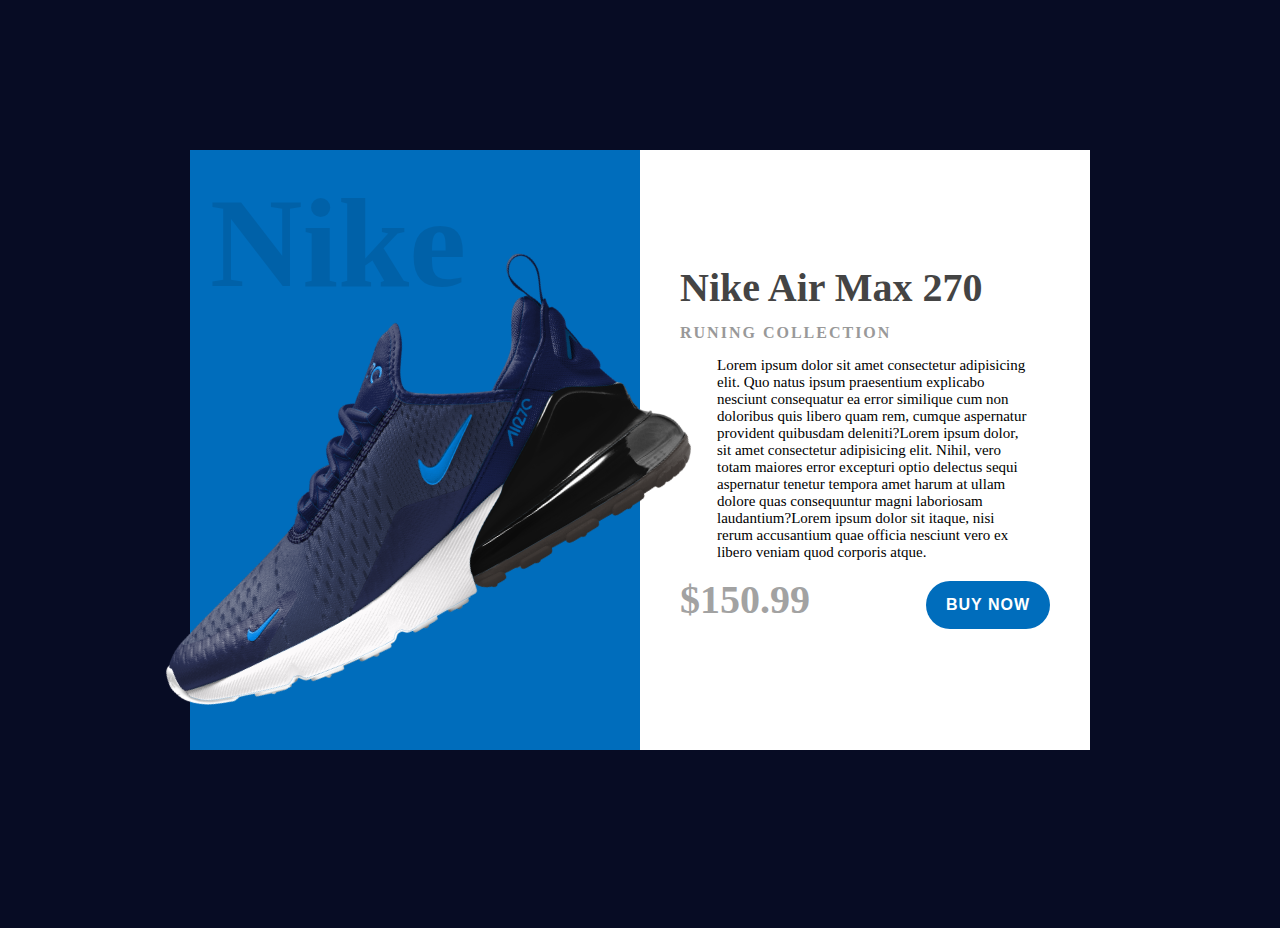
<file: 2、自适应卡片UI设计/html/index.html>
<!DOCTYPE html>
<html lang="en">
<head>
    <meta charset="UTF-8">
    <meta name="viewport" content="width=device-width, initial-scale=1.0">
    <meta http-equiv="X-UA-Compatible" content="ie=edge">
    <title>自适应卡片UI设计</title>
    <link rel="stylesheet" href="./../css/index.css">
</head>
<body>
    <div class="container">
        <div class="imgBox">
            <img src="./../images/shoe.png" alt="球鞋">
        </div>
        <div class="details">
            <div class="content">
                <h2>Nike Air Max 270</h2>
                <span>RUNING COLLECTION</span>
                <p>Lorem ipsum dolor sit amet consectetur adipisicing elit. Quo natus ipsum praesentium explicabo
				    nesciunt consequatur ea error similique cum non doloribus quis libero quam rem, cumque
					aspernatur provident quibusdam deleniti?Lorem ipsum dolor, sit amet consectetur adipisicing
					elit. Nihil, vero totam maiores error excepturi optio delectus sequi aspernatur tenetur tempora
					amet harum at ullam dolore quas consequuntur magni laboriosam laudantium?Lorem ipsum dolor sit
					itaque, nisi rerum accusantium quae officia nesciunt vero ex libero veniam quod corporis atque.</p>
                <h3>$150.99</h3>
                <button>Buy now</button>
            </div>
        </div>
    </div>
</body>
</html>
</file>
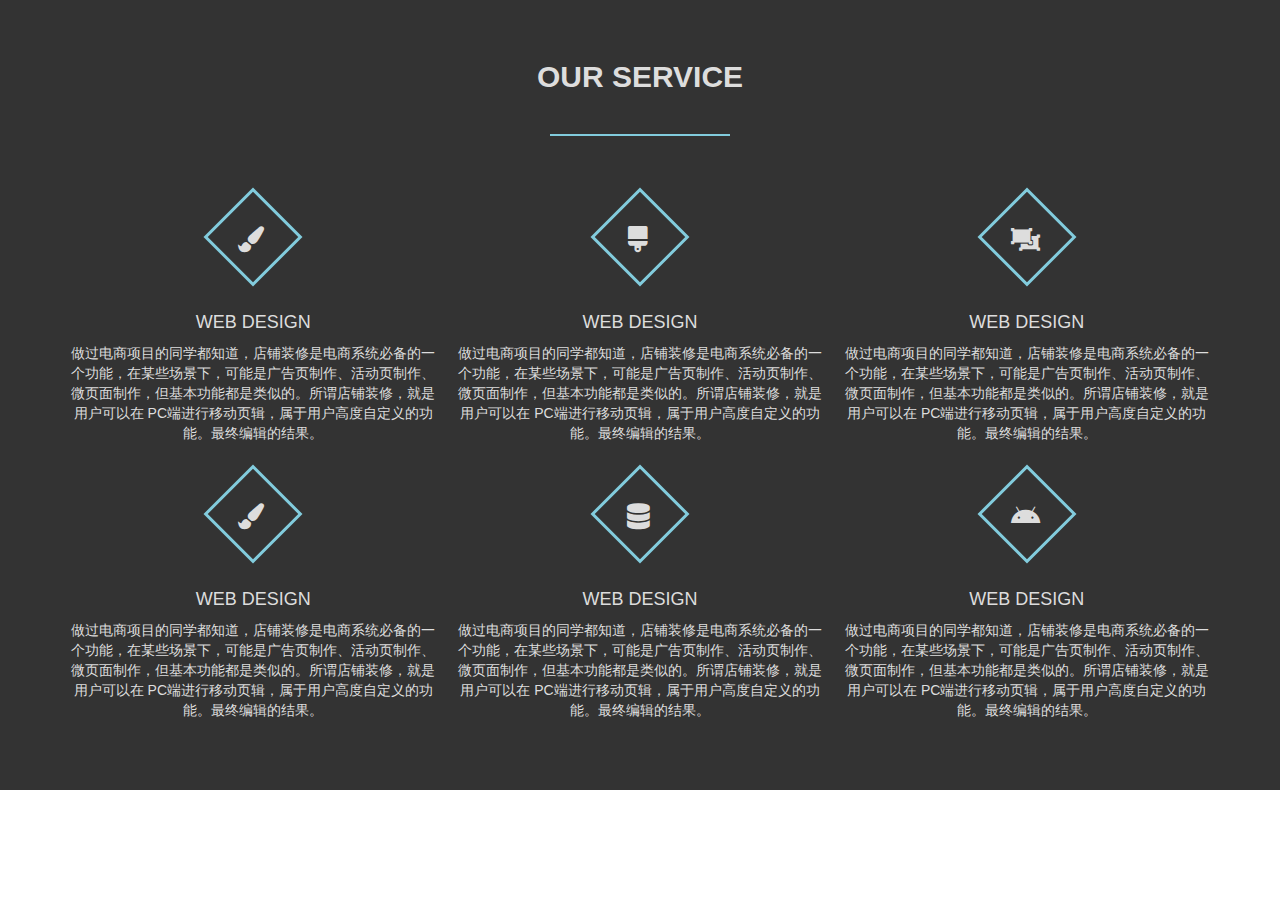
<file: 4、自适应布局导航栏/html/index.html>
<!DOCTYPE html>
<html lang="en">
<head>
    <meta charset="UTF-8">
    <meta name="viewport" content="width=device-width, initial-scale=1.0">
    <meta http-equiv="X-UA-Compatible" content="ie=edge">
    <title>自适应布局导航栏</title>
    <link href="https://cdn.bootcss.com/font-awesome/5.8.0/css/all.css" rel="stylesheet" />
    <link rel="stylesheet" href="./../css/index.css">
</head>
<body>
     <div class="services-section">
         <div class="inner-width">
             <h1 class="section-title">Our Service</h1>
             <div class="border"></div>
             <div class="services-container">
                 <div class="service-box">
                     <div class="service-icon">
                         <i class="fas fa-paint-brush"></i>
                     </div> 
                     <div class="service-title">
                         WEB DESIGN
                     </div>
                     <div class="service-desc">
                         做过电商项目的同学都知道，店铺装修是电商系统必备的一个功能，在某些场景下，可能是广告页制作、活动页制作、微页面制作，但基本功能都是类似的。所谓店铺装修，就是用户可以在
						PC端进行移动页辑，属于用户高度自定义的功能。最终编辑的结果。
                     </div>
                 </div>
                 <div class="service-box">
                     <div class="service-icon">
                         <i class="fas fa-brush"></i>
                     </div> 
                     <div class="service-title">
                         WEB DESIGN
                     </div>
                     <div class="service-desc">
                         做过电商项目的同学都知道，店铺装修是电商系统必备的一个功能，在某些场景下，可能是广告页制作、活动页制作、微页面制作，但基本功能都是类似的。所谓店铺装修，就是用户可以在
						PC端进行移动页辑，属于用户高度自定义的功能。最终编辑的结果。
                     </div>
                 </div>
                 <div class="service-box">
                     <div class="service-icon">
                         <i class="fas fa-object-ungroup"></i>
                     </div> 
                     <div class="service-title">
                         WEB DESIGN
                     </div>
                     <div class="service-desc">
                         做过电商项目的同学都知道，店铺装修是电商系统必备的一个功能，在某些场景下，可能是广告页制作、活动页制作、微页面制作，但基本功能都是类似的。所谓店铺装修，就是用户可以在
						PC端进行移动页辑，属于用户高度自定义的功能。最终编辑的结果。
                     </div>
                 </div>
                 <div class="service-box">
                     <div class="service-icon">
                         <i class="fas fa-paint-brush"></i>
                     </div> 
                     <div class="service-title">
                         WEB DESIGN
                     </div>
                     <div class="service-desc">
                         做过电商项目的同学都知道，店铺装修是电商系统必备的一个功能，在某些场景下，可能是广告页制作、活动页制作、微页面制作，但基本功能都是类似的。所谓店铺装修，就是用户可以在
						PC端进行移动页辑，属于用户高度自定义的功能。最终编辑的结果。
                     </div>
                 </div>
                 <div class="service-box">
                     <div class="service-icon">
                         <i class="fas fa-database"></i>
                     </div> 
                     <div class="service-title">
                         WEB DESIGN
                     </div>
                     <div class="service-desc">
                         做过电商项目的同学都知道，店铺装修是电商系统必备的一个功能，在某些场景下，可能是广告页制作、活动页制作、微页面制作，但基本功能都是类似的。所谓店铺装修，就是用户可以在
						PC端进行移动页辑，属于用户高度自定义的功能。最终编辑的结果。
                     </div>
                 </div>
                 <div class="service-box">
                     <div class="service-icon">
                         <i class="fab fa-android"></i>
                     </div> 
                     <div class="service-title">
                         WEB DESIGN
                     </div>
                     <div class="service-desc">
                         做过电商项目的同学都知道，店铺装修是电商系统必备的一个功能，在某些场景下，可能是广告页制作、活动页制作、微页面制作，但基本功能都是类似的。所谓店铺装修，就是用户可以在
						PC端进行移动页辑，属于用户高度自定义的功能。最终编辑的结果。
                     </div>
                 </div>
             </div>
         </div>
     </div>
</body>
</html>
</file>
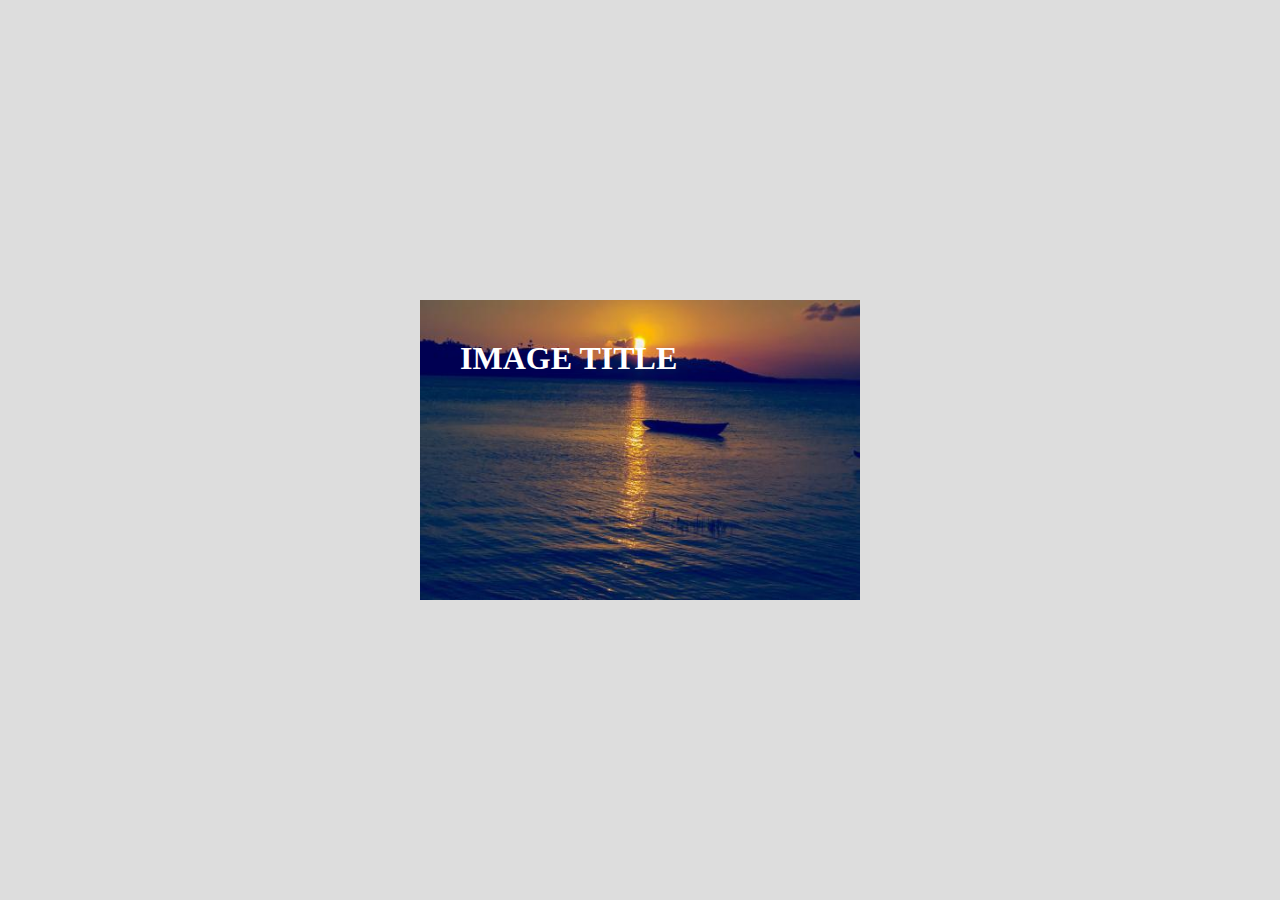
<file: 5、悬浮照片/html/index.html>
<!DOCTYPE html>
<html lang="en">
<head>
    <meta charset="UTF-8">
    <meta name="viewport" content="width=device-width, initial-scale=1.0">
    <meta http-equiv="X-UA-Compatible" content="ie=edge">
    <title>图片悬浮效果</title>
    <link href="https://cdn.bootcss.com/font-awesome/5.8.0/css/all.css" rel="stylesheet" />
    <link rel="stylesheet" href="./../css/index.css">
</head>
<body>  
    <div class="image middle">
        <img src="./../img/river.jpg" alt="">
        <div class="image-content">
            <h1>image title</h1>
            <div class="icons">
                <a href="javascript:;" class="icon fas fa-heart"></a>
                <a href="javascript:;" class="icon fas fa-comment"></a>
                <a href="javascript:;" class="icon fas fa-share"></a>
            </div>
        </div>
    </div>
</body>
</html>
</file>
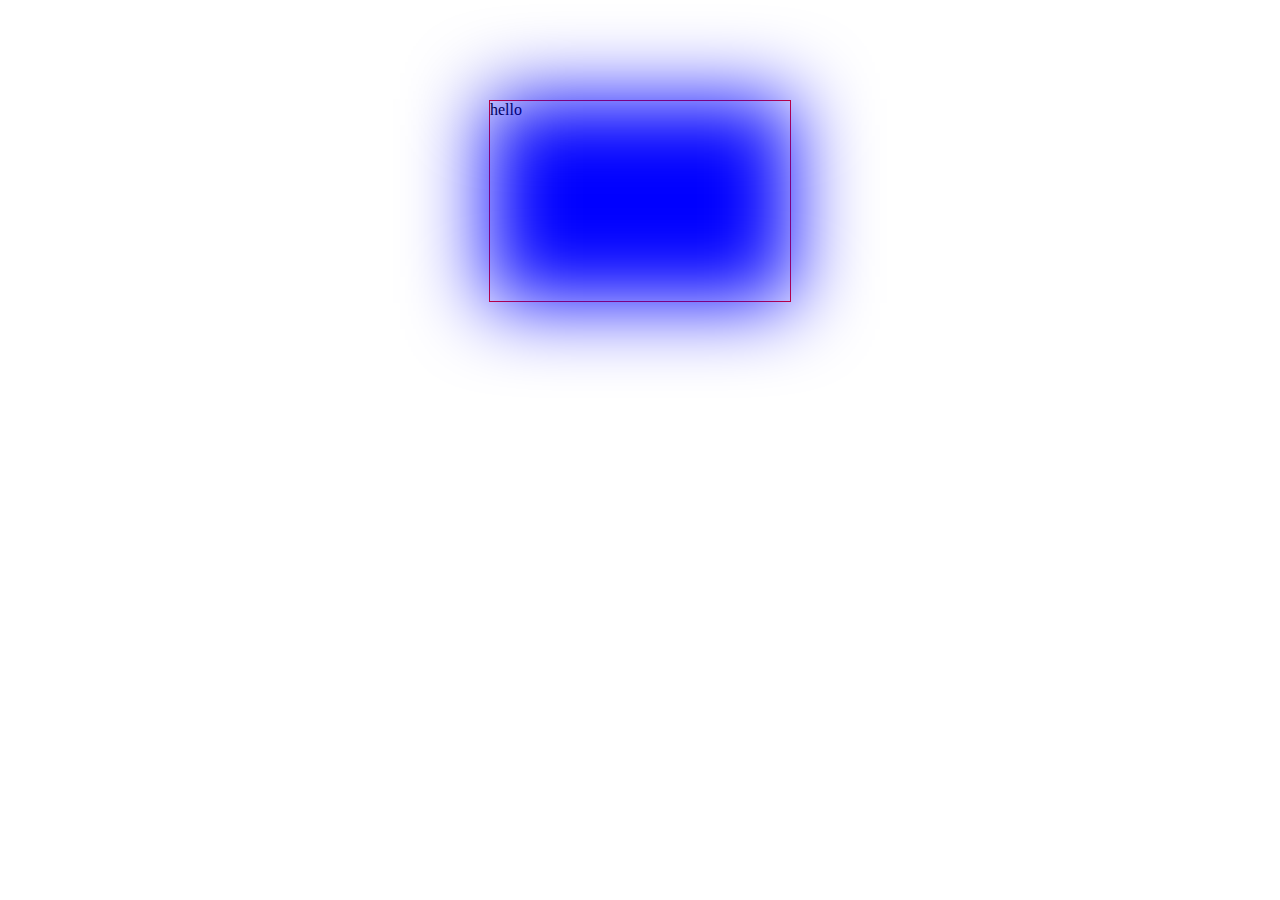
<file: 1、荧光边框/html/test.html>
<!DOCTYPE html>
<html lang="en">
<head>
    <meta charset="UTF-8">
    <meta name="viewport" content="width=device-width, initial-scale=1.0">
    <meta http-equiv="X-UA-Compatible" content="ie=edge">
    <title>Document</title>
    <style>
        #box{
            width: 300px;
            height: 200px;
            border: 1px solid red;
            margin: 100px auto;
            position: relative;
        }
        #box::after{
            content: 'dasdasd';
            position: absolute;
            top: -2px;
            left: -2px;
            bottom: -2px;
            right: -2px;
            background-color: blue;
            filter: blur(40px);
        }
    </style>
</head>
<body>
    <div id="box">
        hello
    </div>
</body>
</html>
</file>
<file: 2、自适应卡片UI设计/css/index.css>
body,
h2,
h3 {
  margin: 0;
  padding: 0;
}
body {
  display: flex;
  justify-content: center;
  align-items: center;
  min-height: 100vh;
  background: #070c24;
}
.container {
  position: relative;
  width: 900px;
  height: 600px;
  background-color: #fff;
  flex-wrap: wrap;
  display: flex;
  justify-content: center;
  align-items: center;
  margin: 20px;
}
.container .imgBox {
  position: relative;
  width: 50%;
  height: 100%;
  display: flex;
  justify-content: center;
  align-items: center;
  background-color: #006dbc;
}
.container .imgBox::before {
  content: "Nike";
  position: absolute;
  top: 20px;
  left: 20px;
  color: #000000;
  font-size: 8em;
  font-weight: 800;
  opacity: 0.1;
}
.container .imgBox img {
  width: 700px;
  position: relative; /* 相对自身做偏移 */
  left: -50px;
  transform: rotate(-30deg);
}
.container .details {
  width: 50%;
  height: 100%;
  background-color: #fff;
  display: flex;
  justify-content: center;
  align-items: center;
  box-sizing: border-box;
  padding: 40px;
  overflow: hidden;
}
.container .details h2 {
  font-size: 2.5em;
  line-height: 0.8em;
  color: #444444;
}
.container .details span {
  display: inline-block;
  font-size: 1em;
  text-transform: uppercase;
  letter-spacing: 2px;
  color: #999999;
  margin-top: 20px;
  font-weight: 600;
}
.container .details p {
  max-width: 85%;
  margin-left: 10%;
  font-size: 15px;
}
.container .details h3 {
  font-size: 2.5em;
  color: #a2a2a2;
  float: left;
}
.container .details button {
  background-color: #006dbc;
  color: #fff;
  box-shadow: none;
  outline: none;
  border: none;
  padding: 15px 20px;
  margin-top: 5px;
  font-size: 16px;
  font-weight: 600;
  letter-spacing: 1px;
  text-transform: uppercase;
  border-radius: 40px;
  cursor: pointer;
  float: right;
}

@media (max-width: 1080px) {
  .container {
    height: auto;
  }
  .container .imgBox{
      box-sizing: border-box;
      padding: 40px;
      width: 100% !important;
      height: auto;
      text-align: center;
      /* overflow: hidden; */
  }
  .container .imgBox img{
      left: initial;
      max-width: 100%;
      height: 90%;
      transform: rotate(0deg);
  }
  .container .details{
      width: 100% !important;
      height: auto;
      padding: 20px;
  }
}
</file>
<file: 4、自适应布局导航栏/css/index.css>
*{
    margin: 0;
    padding: 0;
    box-sizing: border-box;
    font-family: sans-serif;
}
.services-section{
    background-color: #333333;
    background-size: cover;
    padding: 60px 0;
}   
.services-section .inner-width{
    width: 100%;
    max-width: 1200px;
    padding: 0 20px;
    margin:auto;
    overflow: hidden;
}
.services-section .inner-width h1{
    text-align: center;
    text-transform: uppercase;
    color: #dddddd;
    font-size: 30px;
}
.services-section .inner-width .border{
    width: 180px;
    height: 2px;
    background-color: #82ccdd;
    margin: 40px auto;
}
.services-section .inner-width .services-container{
    display: flex;
    flex-wrap: wrap;
    justify-content: center;
}
.services-section .inner-width .services-container .service-box{
    flex: 33.33%;
    padding: 10px;
    display: flex;
    flex-direction: column;
    justify-content: center;
    align-items: center;
    text-align: center;
    color: #dddddd;
    cursor: pointer;
}
.services-section .inner-width .services-container .service-box:hover .service-icon{
    background-color: #82ccdd;
}
.services-section .inner-width .services-container .service-box .service-icon{
    width: 70px;
    height: 70px;
    border: 3px solid#82ccdd;
    transform: rotate(45deg);
    margin-top: 16px;
    margin-bottom: 30px;
    transition: all 0.5s linear;
}
.services-section .inner-width .services-container .service-box .service-icon i{
    line-height: 70px;
    transform: rotate(-45deg);
    font-size: 26px;
}
.services-section .inner-width .services-container .service-box .service-title{
    font-size: 18px;
    text-transform: uppercase;
    margin: 10px 0;
}
.services-section .inner-width .services-container .service-box .service-desc{
    font-size: 14px;
    line-height: 20px;
}

@media screen and (max-width:960px){
    .services-section .inner-width .services-container .service-box{
        flex: 50%;
    }
}
@media screen and (max-width:480px){
    .services-section .inner-width .services-container .service-box{
        flex: 100%;
    }
}
</file>
<file: 5、悬浮照片/css/index.css>
*{
    margin: 0;
    padding: 0;
    box-sizing: border-box;
}
body{
    background-color: #dddddd;
    background-size: cover;
}
.image{
    width: 440px;
    height: 300px;
    cursor: pointer;
    position: absolute;
    top: 50%;
    left: 50%;
    margin-left: -220px;
    margin-top: -150px;
    overflow: hidden;
}
/* .middle{
} */
.image img{
    width: 100%;
    height: 100%;
}
.image .image-content{
    width: 100%;
    height: 100%;
    position: absolute; /* 相对的还是.image */
    top: 0;
    left: 0;
    padding: 40px;
}
.image .image-content h1{
    color: #ffffff;
    text-transform: uppercase;
    transition: 0.4s;
}
.image:hover .image-content h1{
    transform: translateY(-20px);
}
.image .image-content .icons{
    position: absolute; /* 相对的是image-content */
    right: 40px;
    bottom: 40px;
}
.image .image-content .icons .icon{
    color: #333333;
    text-decoration: none;
    font-size: 22px;
    margin: 0 10px;
    transform: translateY(80px);
}
.image:hover .image-content .icons .icon{
    transform: translateY(0);
}
.image .image-content .icons .icon:nth-child(1){
    transition: transform 0.4s 0.05s,color 0.4s;
}
.image .image-content .icons .icon:nth-child(2){
    transition: transform 0.4s 0.1s,color 0.4s;
}
.image .image-content .icons .icon:nth-child(3){
    transition: transform 0.4s 0.15s,color 0.4s;
}
.image:hover .image-content .icons .icon:hover{
    color: red;
}

.image .image-content::before{
    content: 'ssss';
    color: #ffffff;
    background-color: rgba(255, 255, 255, .7);
    position: absolute;
    left: 0;
    bottom: 0;
    width: 100%;
    height: 0px;
    clip-path: polygon(0 100%, 100% 0, 100% 100%);
    transition: 0.4s;
}
.image:hover .image-content::before{
    height: 140px;
}
</file>
